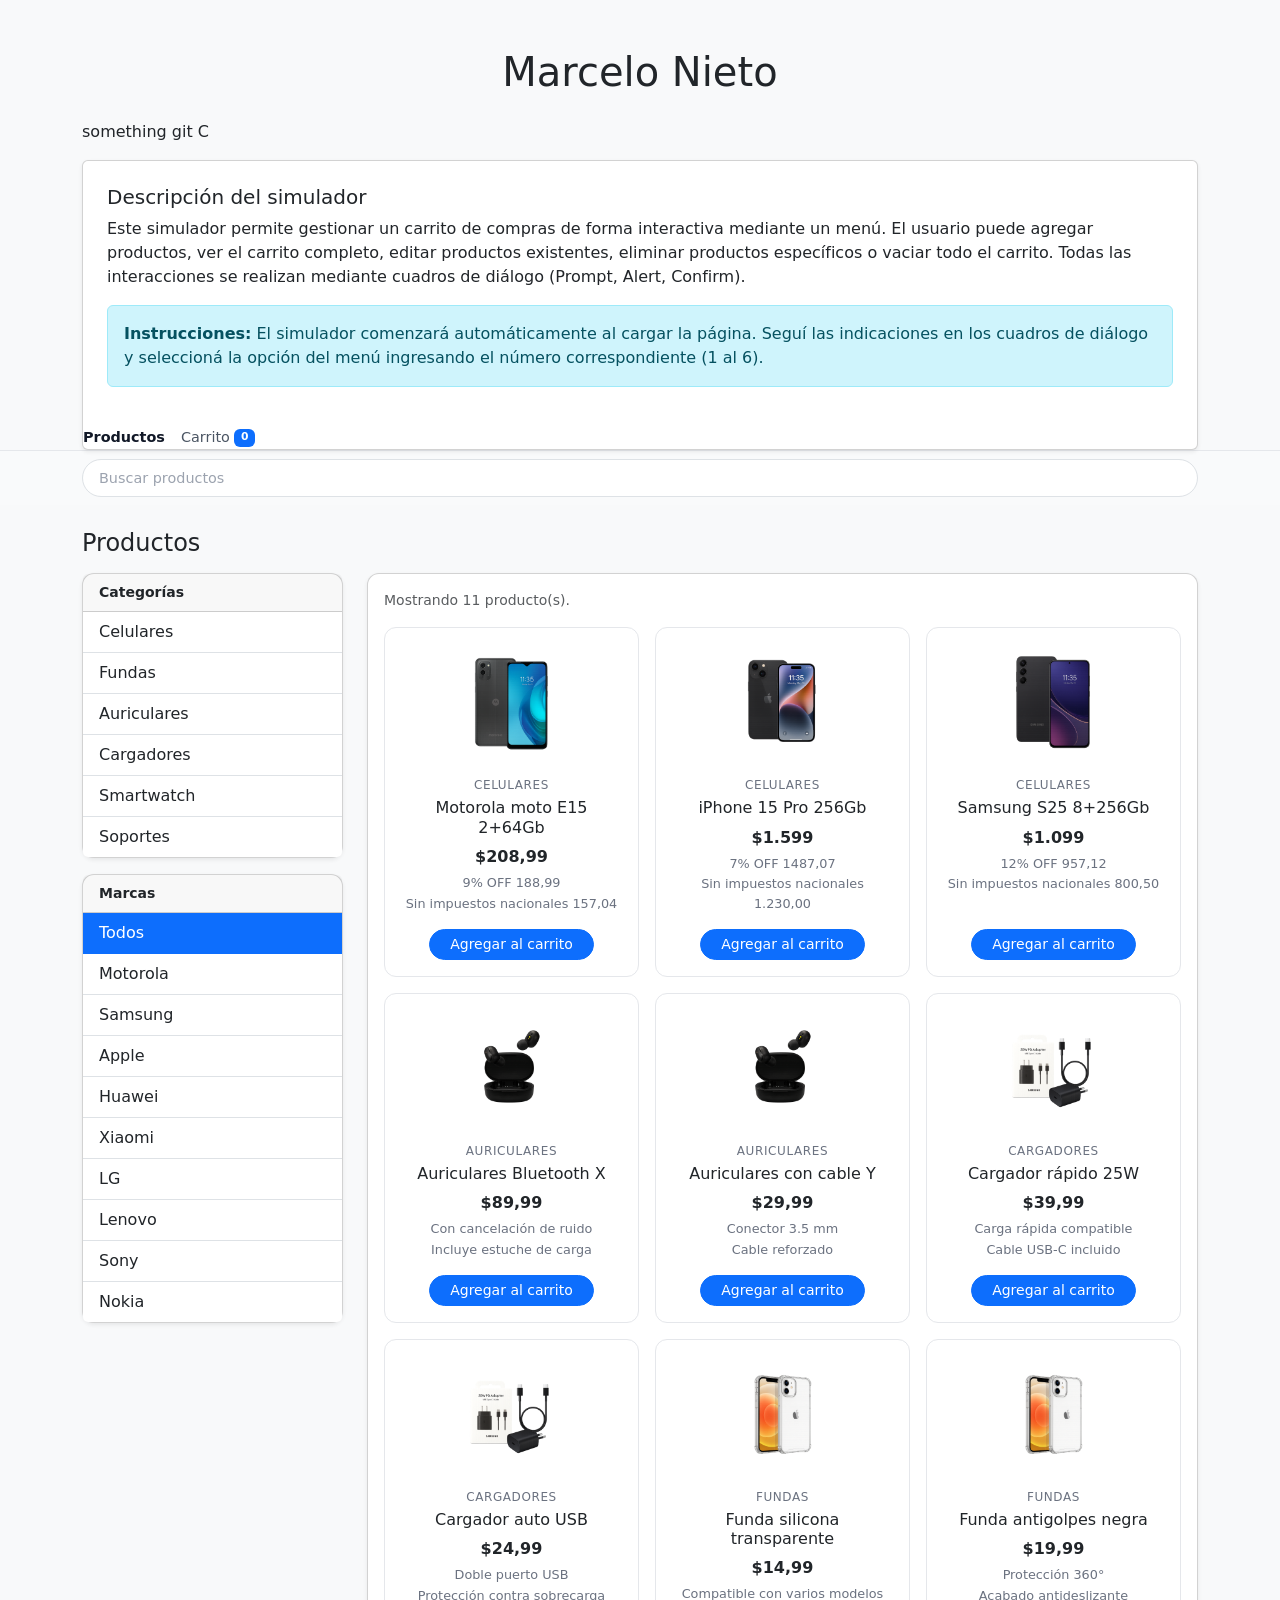
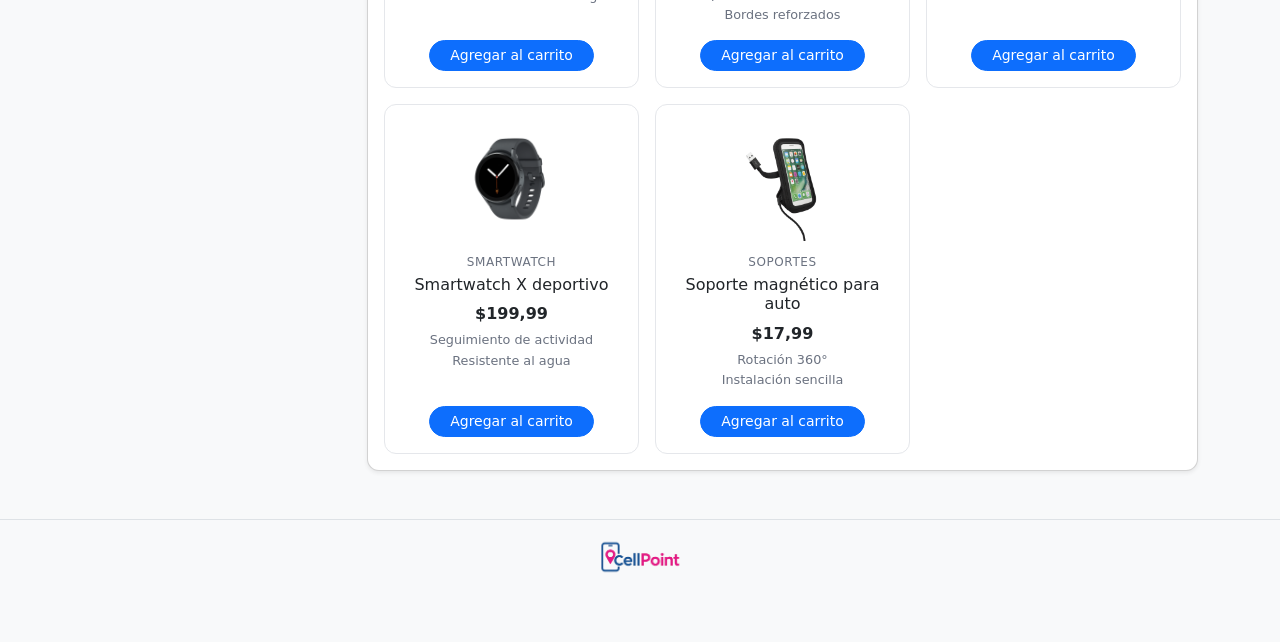
<file: index.html>
<!DOCTYPE html>
<html lang="es">
<head>
  <meta charset="UTF-8">
  <meta name="viewport" content="width=device-width, initial-scale=1.0">
  <title>Tienda de accesorios - Productos</title>
  <script defer src="js/main.js"></script>
  <link href="https://cdn.jsdelivr.net/npm/bootstrap@5.3.2/dist/css/bootstrap.min.css" rel="stylesheet">
  <link rel="stylesheet" href="css/styles.css">
</head>
<body class="bg-light py-5">
  <div class="container">
    <header class="text-center mb-4">
      <h1>Marcelo Nieto</h1>
    </header>

    <p>something git C</p>

    <main class="card shadow-sm">
      <div class="card-body p-4">
        <h2 class="h5 card-title">Descripción del simulador</h2>
        <p>
          Este simulador permite gestionar un carrito de compras de forma interactiva mediante un menú.
          El usuario puede agregar productos, ver el carrito completo,
          editar productos existentes, eliminar productos específicos o vaciar todo el carrito.
          Todas las interacciones se realizan mediante cuadros de diálogo (Prompt, Alert, Confirm).
        </p>

        <div class="alert alert-info mt-3">
          <strong>Instrucciones:</strong> El simulador comenzará automáticamente al cargar la página.
          Seguí las indicaciones en los cuadros de diálogo y seleccioná la opción del menú ingresando
          el número correspondiente (1 al 6).
        </div>
      </div>
      <nav class="main-nav d-flex align-items-center gap-3">
        <a href="index.html" class="nav-link active">Productos</a>
        <a href="carrito.html" class="nav-link nav-cart-link">
          Carrito
          <span id="contador-carrito-header" class="badge bg-primary ms-1 d-none d-sm-inline">0</span>
        </a>
      </nav>
    </div>

    <div class="header-search">
      <div class="container py-2">
        <input
          type="text"
          id="buscador-productos"
          class="form-control search-input"
          placeholder="Buscar productos">
      </div>
    </div>
  </header>

  <main class="container py-4 productos-layout">
    <h1 class="h4 mb-3 text-center text-md-start">Productos</h1>

    <div class="row">
      <aside class="col-md-3 mb-4 mb-md-0">
        <section class="card shadow-sm mb-3">
          <div class="card-header small fw-semibold">Categorías</div>
          <div class="list-group list-group-flush" id="lista-categorias">
            <button type="button" class="list-group-item list-group-item-action" data-categoria="Celulares">Celulares</button>
            <button type="button" class="list-group-item list-group-item-action" data-categoria="Fundas">Fundas</button>
            <button type="button" class="list-group-item list-group-item-action" data-categoria="Auriculares">Auriculares</button>
            <button type="button" class="list-group-item list-group-item-action" data-categoria="Cargadores">Cargadores</button>
            <button type="button" class="list-group-item list-group-item-action" data-categoria="Smartwatch">Smartwatch</button>
            <button type="button" class="list-group-item list-group-item-action" data-categoria="Soportes">Soportes</button>
          </div>
        </section>

        <section class="card shadow-sm">
          <div class="card-header small fw-semibold">Marcas</div>
          <div class="list-group list-group-flush" id="lista-marcas">
            <button type="button" class="list-group-item list-group-item-action active" data-marca="Todos">Todos</button>
            <button type="button" class="list-group-item list-group-item-action" data-marca="Motorola">Motorola</button>
            <button type="button" class="list-group-item list-group-item-action" data-marca="Samsung">Samsung</button>
            <button type="button" class="list-group-item list-group-item-action" data-marca="Apple">Apple</button>
            <button type="button" class="list-group-item list-group-item-action" data-marca="Huawei">Huawei</button>
            <button type="button" class="list-group-item list-group-item-action" data-marca="Xiaomi">Xiaomi</button>
            <button type="button" class="list-group-item list-group-item-action" data-marca="LG">LG</button>
            <button type="button" class="list-group-item list-group-item-action" data-marca="Lenovo">Lenovo</button>
            <button type="button" class="list-group-item list-group-item-action" data-marca="Sony">Sony</button>
            <button type="button" class="list-group-item list-group-item-action" data-marca="Nokia">Nokia</button>
          </div>
        </section>
      </aside>

      <section class="col-md-9">
        <section class="card shadow-sm">
          <div class="card-body">
            <p id="mensaje-estado-productos" class="text-muted small mb-3">Mostrando todos los productos disponibles.</p>
            <div id="lista-productos" class="row g-3"></div>
          </div>
        </section>
      </section>
    </div>
  </main>

  <footer class="py-3 border-top mt-4">
    <div class="container text-center small text-muted">
      <img src="imagenes/cellPoint.png" class="logo-img" alt="CellPoint">
    </div>
  </footer>

</body>
</html>
</file>
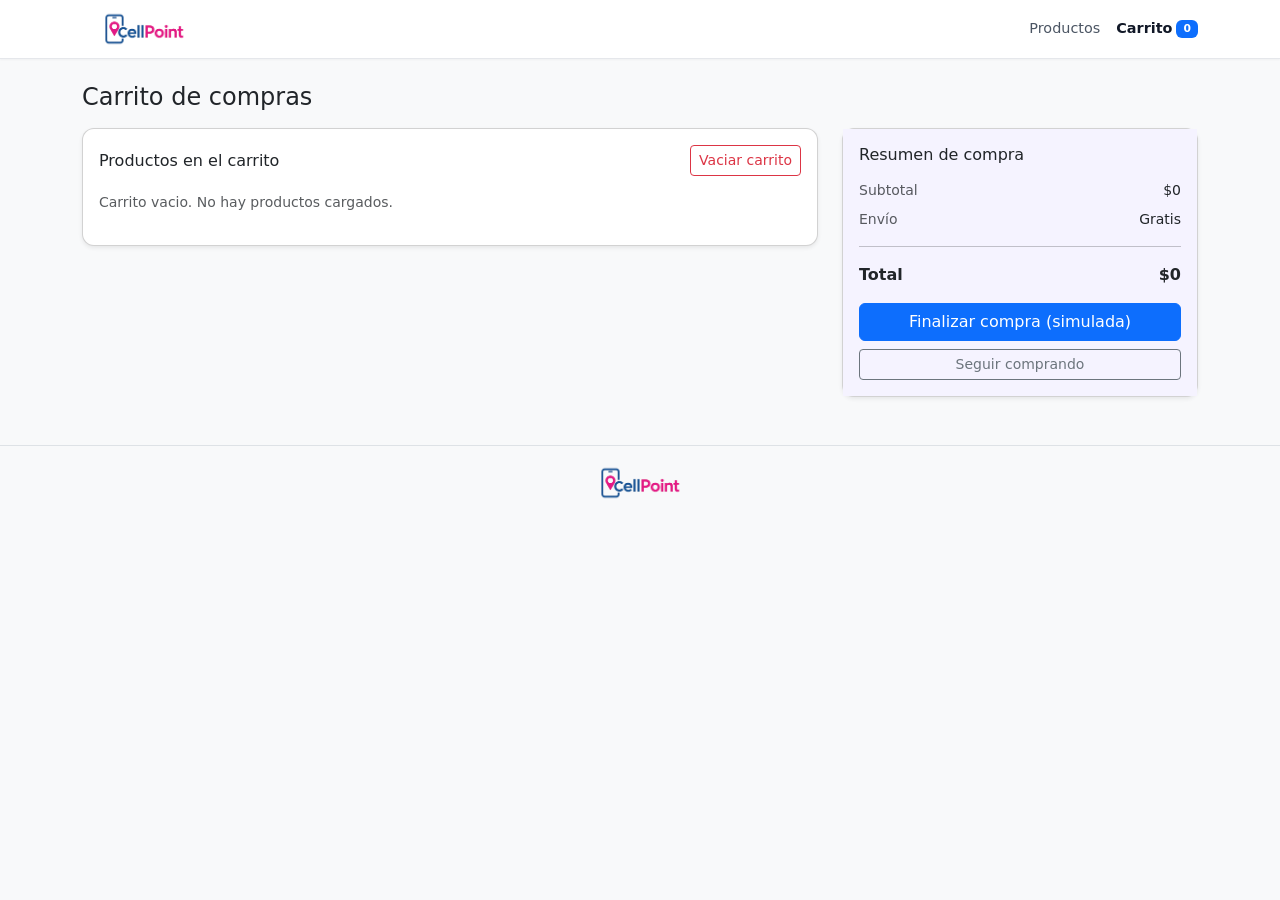
<file: carrito.html>
<!DOCTYPE html>
<html lang="es">
<head>
  <meta charset="UTF-8">
  <meta name="viewport" content="width=device-width, initial-scale=1.0">
  <script defer src="js/main.js"></script>
  <title>Tienda de accesorios - Carrito</title>
  <link href="https://cdn.jsdelivr.net/npm/bootstrap@5.3.2/dist/css/bootstrap.min.css" rel="stylesheet">
  <link rel="stylesheet" href="css/styles.css">
</head>
<body class="bg-light">
  <header class="main-header">
    <div class="container d-flex align-items-center justify-content-between py-2">
      <div class="d-flex align-items-center gap-2">
        <img src="imagenes/cellPoint.png" class="logo-img" alt="CellPoint">
      </div>
      <nav class="main-nav d-flex align-items-center gap-3">
        <a href="index.html" class="nav-link">Productos</a>
        <a href="carrito.html" class="nav-link nav-cart-link active">
          Carrito
          <span id="contador-carrito-header" class="badge bg-primary ms-1 d-none d-sm-inline">0</span>
        </a>
      </nav>
    </div>
  </header>

  <main class="container py-4 carrito-layout">
    <h1 class="h4 mb-3 text-center text-md-start">Carrito de compras</h1>
    <div class="row g-4">
      <section class="col-md-8">
        <section class="card shadow-sm">
          <div class="card-body">
            <div class="d-flex flex-column flex-md-row align-items-md-center justify-content-between mb-3">
              <h2 class="h6 mb-2 mb-md-0">Productos en el carrito</h2>
              <button id="boton-vaciar-carrito" class="btn btn-outline-danger btn-sm" type="button">
                Vaciar carrito
              </button>
            </div>

            <p id="mensaje-estado-carrito" class="text-muted small mb-3">Cargando carrito...</p>
            <div id="lista-carrito" class="list-group carrito-lista"></div>
          </div>
        </section>
      </section>

      <aside class="col-md-4">
        <section class="card shadow-sm resumen-card">
          <div class="card-body">
            <h2 class="h6 mb-3">Resumen de compra</h2>

            <div class="d-flex justify-content-between mb-2">
              <span class="text-muted small">Subtotal</span>
              <span id="subtotal-carrito" class="small">$0</span>
            </div>

            <div class="d-flex justify-content-between mb-2">
              <span class="text-muted small">Envío</span>
              <span class="small">Gratis</span>
            </div>

            <hr>

            <div class="d-flex justify-content-between mb-3">
              <span class="fw-semibold">Total</span>
              <span id="total-carrito" class="fw-bold">$0</span>
            </div>

            <button class="btn btn-primary w-100 mb-2" id="boton-finalizar" type="button">
              Finalizar compra (simulada)
            </button>

            <a href="index.html" class="btn btn-outline-secondary w-100 btn-sm">
              Seguir comprando
            </a>
          </div>
        </section>
      </aside>
    </div>
  </main>

  <footer class="py-3 border-top mt-4">
    <div class="container text-center small text-muted">
      <img src="imagenes/cellPoint.png" class="logo-img" alt="CellPoint">
    </div>
  </footer>

</body>
</html>
</file>
<file: css/styles.css>
body {
  font-family: system-ui, -apple-system, BlinkMacSystemFont, "Segoe UI", sans-serif;
}

.logo-img {
  height: 42px;
  width: auto;
}

.main-header {
  background-color: #ffffff;
  border-bottom: 1px solid #e5e7eb;
  box-shadow: 0 1px 2px rgba(15, 23, 42, 0.04);
}

.brand-logo {
  font-weight: 700;
  color: #f31260;
}

.brand-subtitle {
  font-size: 0.85rem;
  color: #6b7280;
}

.main-nav .nav-link {
  font-size: 0.9rem;
  color: #4b5563;
  text-decoration: none;
}

.main-nav .nav-link:hover {
  color: #111827;
}

.main-nav .nav-link.active {
  font-weight: 600;
  color: #111827;
}

.nav-cart-link {
  display: flex;
  align-items: center;
}

.header-search {
  background-color: #f9fafb;
  border-top: 1px solid #e5e7eb;
}

.search-input {
  border-radius: 999px;
  padding-inline: 1rem;
}

.productos-layout .card {
  border-radius: 0.75rem;
}

.search-input::placeholder {
  color: #9ca3af;
  font-size: 0.9rem;
}

.producto-card {
  border-radius: 0.75rem;
  border: 1px solid #e5e7eb;
  padding: 1rem;
  background-color: #ffffff;
  display: flex;
  flex-direction: column;
  align-items: center;
  text-align: center;
  height: 100%;
}

.producto-imagen {
  width: 120px;
  height: 120px;
  object-fit: contain;
  margin-bottom: 0.75rem;
}

.producto-categoria {
  font-size: 0.75rem;
  text-transform: uppercase;
  letter-spacing: 0.05em;
  color: #6b7280;
}

.producto-precio {
  font-weight: 600;
  margin-bottom: 0.25rem;
}

.producto-detalle {
  font-size: 0.8rem;
  color: #6b7280;
  margin-bottom: 0.1rem;
}

.producto-footer {
  margin-top: auto;
  width: 100%;
  display: flex;
  justify-content: center;
}

.producto-footer .btn {
  border-radius: 999px;
  padding-inline: 1.25rem;
}

.carrito-layout .card {
  border-radius: 0.75rem;
}

.carrito-lista .list-group-item {
  border: 1px solid #e5e7eb;
  border-radius: 0.75rem;
  margin-bottom: 0.75rem;
  padding: 1rem 1.25rem;
}

.carrito-item {
  display: flex;
  flex-direction: column;
  gap: 0.5rem;
}

@media (min-width: 576px) {
  .carrito-item {
    flex-direction: row;
    justify-content: space-between;
    align-items: center;
  }
}

.carrito-item-info h3 {
  font-size: 0.95rem;
  margin-bottom: 0.2rem;
}

.carrito-item-info small {
  color: #6b7280;
}

.carrito-item-acciones {
  display: flex;
  align-items: center;
  gap: 0.5rem;
  flex-wrap: wrap;
  justify-content: flex-start;
}

.carrito-cantidad-input {
  max-width: 80px;
}

.resumen-card {
  position: sticky;
  top: 5rem;
}

.carrito-item-imagen {
  width: 80px;
  height: 80px;
  object-fit: contain;
  margin-right: 0.75rem;
}

@media (min-width: 576px) {
  .carrito-item-info-wrapper {
    display: flex;
    align-items: center;
    gap: 0.75rem;
  }
}

.carrito-botones-cantidad {
  display: flex;
  align-items: center;
  gap: 0.25rem;
}

.carrito-botones-cantidad button {
  width: 2rem;
  height: 2rem;
  padding: 0;
  display: inline-flex;
  align-items: center;
  justify-content: center;
}

.resumen-card .card-body {
  background-color: #f5f3ff;
}
</file>
